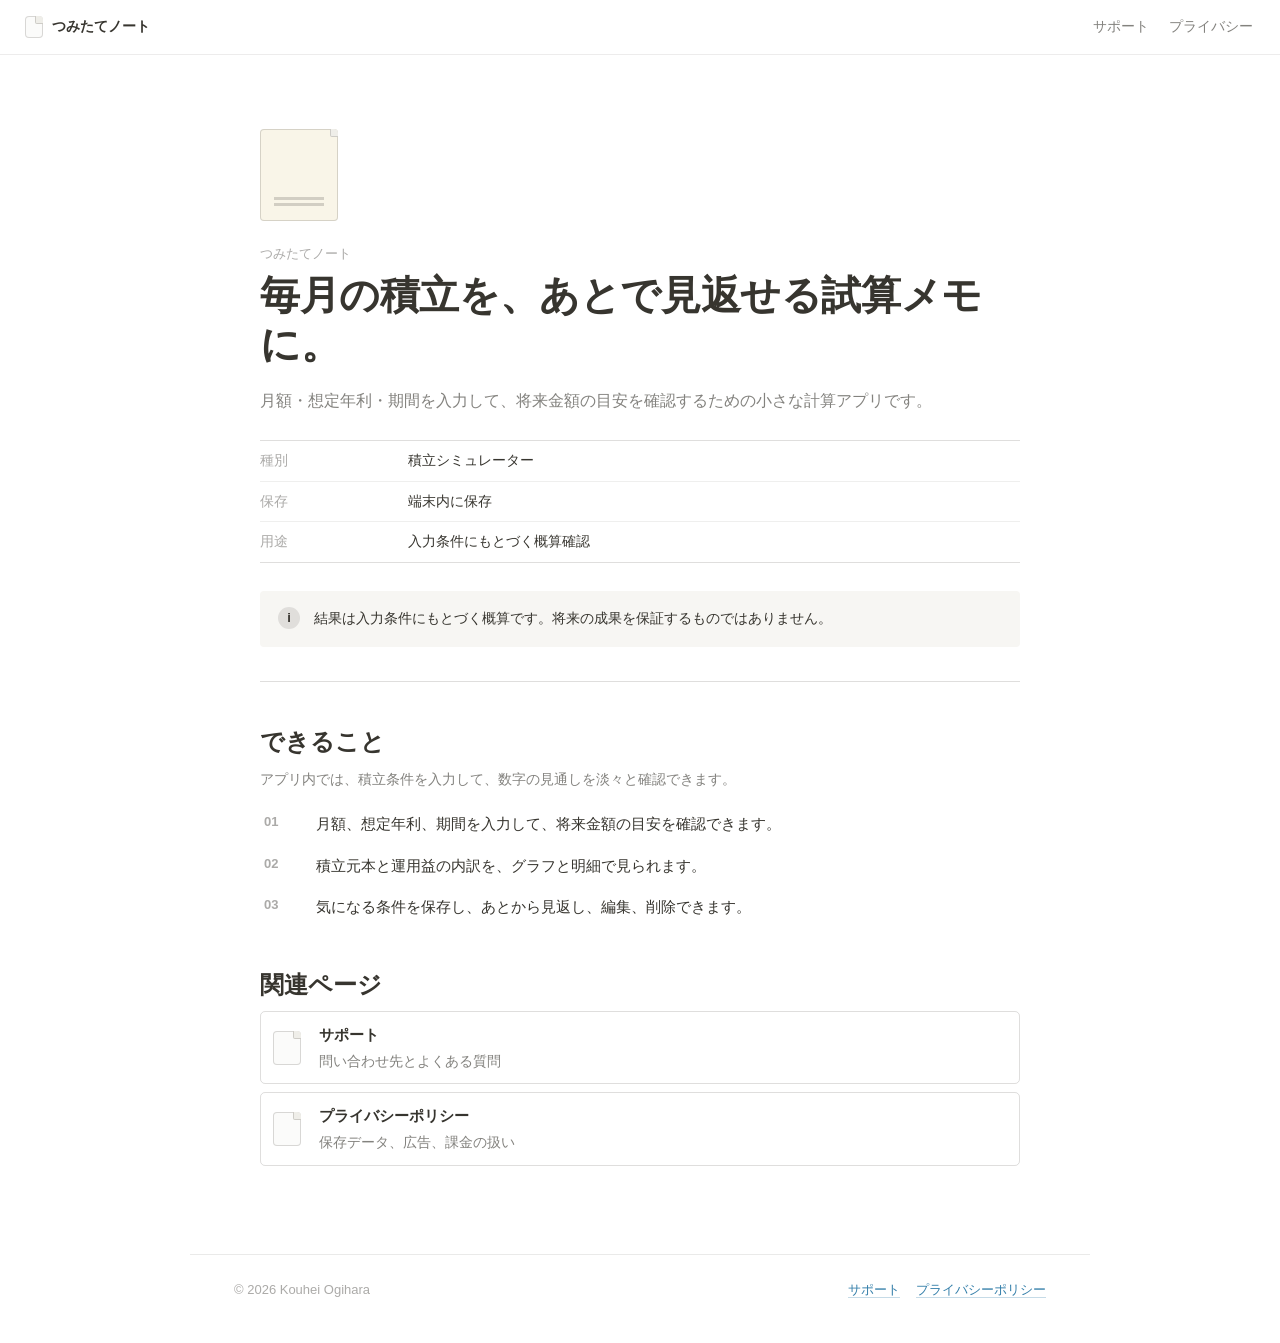
<file: index.html>
<!doctype html>
<html lang="ja">
  <head>
    <meta charset="utf-8">
    <meta name="viewport" content="width=device-width, initial-scale=1">
    <title>つみたてノート</title>
    <meta
      name="description"
      content="つみたてノートは、入力した積立条件から将来金額の目安を確認できるシンプルな試算アプリです。"
    >
    <link rel="stylesheet" href="./styles.css">
  </head>
  <body>
    <header class="site-header">
      <a class="brand" href="./" aria-label="つみたてノート ホーム">
        <span class="brand-mark" aria-hidden="true"></span>
        <span class="brand-name">つみたてノート</span>
      </a>
      <nav class="nav" aria-label="主要リンク">
        <a href="./support/">サポート</a>
        <a href="./privacy/">プライバシー</a>
      </nav>
    </header>

    <main class="document">
      <article class="notion-page">
        <div class="page-icon app-icon" aria-hidden="true"></div>
        <p class="eyebrow">つみたてノート</p>
        <h1>毎月の積立を、あとで見返せる試算メモに。</h1>
        <p class="lead">
          月額・想定年利・期間を入力して、将来金額の目安を確認するための小さな計算アプリです。
        </p>

        <dl class="properties" aria-label="ページ情報">
          <div>
            <dt>種別</dt>
            <dd>積立シミュレーター</dd>
          </div>
          <div>
            <dt>保存</dt>
            <dd>端末内に保存</dd>
          </div>
          <div>
            <dt>用途</dt>
            <dd>入力条件にもとづく概算確認</dd>
          </div>
        </dl>

        <aside class="callout">
          <span class="callout-mark" aria-hidden="true">i</span>
          <p>結果は入力条件にもとづく概算です。将来の成果を保証するものではありません。</p>
        </aside>

        <hr>

        <section class="section">
          <h2>できること</h2>
          <p class="section-lead">アプリ内では、積立条件を入力して、数字の見通しを淡々と確認できます。</p>
          <div class="notion-list">
            <div>
              <span>01</span>
              <p>月額、想定年利、期間を入力して、将来金額の目安を確認できます。</p>
            </div>
            <div>
              <span>02</span>
              <p>積立元本と運用益の内訳を、グラフと明細で見られます。</p>
            </div>
            <div>
              <span>03</span>
              <p>気になる条件を保存し、あとから見返し、編集、削除できます。</p>
            </div>
          </div>
        </section>

        <section class="section">
          <h2>関連ページ</h2>
          <div class="bookmark-list">
            <a class="bookmark" href="./support/">
              <span class="bookmark-icon" aria-hidden="true"></span>
              <span>
                <strong>サポート</strong>
                <small>問い合わせ先とよくある質問</small>
              </span>
            </a>
            <a class="bookmark" href="./privacy/">
              <span class="bookmark-icon" aria-hidden="true"></span>
              <span>
                <strong>プライバシーポリシー</strong>
                <small>保存データ、広告、課金の扱い</small>
              </span>
            </a>
          </div>
        </section>
      </article>
    </main>

    <footer class="site-footer">
      <p>&copy; 2026 Kouhei Ogihara</p>
      <div class="footer-links">
        <a href="./support/">サポート</a>
        <a href="./privacy/">プライバシーポリシー</a>
      </div>
    </footer>
  </body>
</html>
</file>
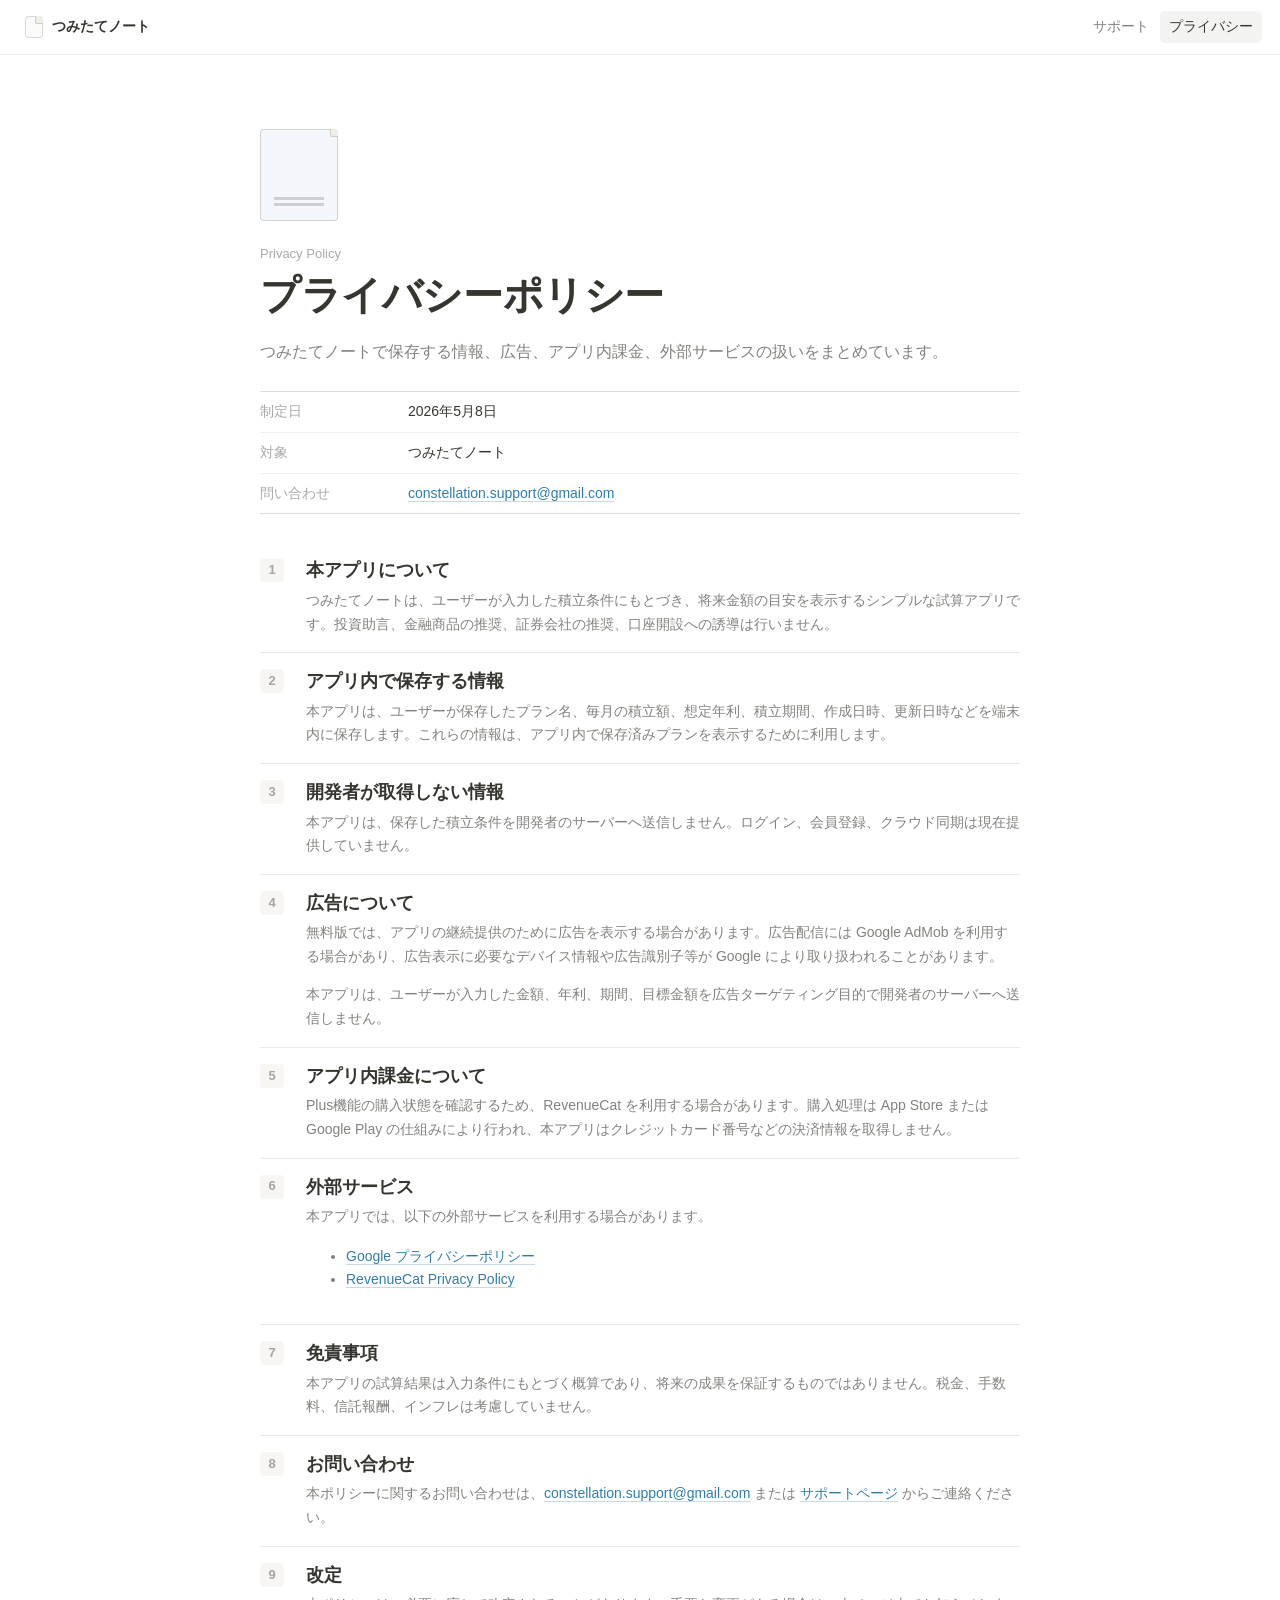
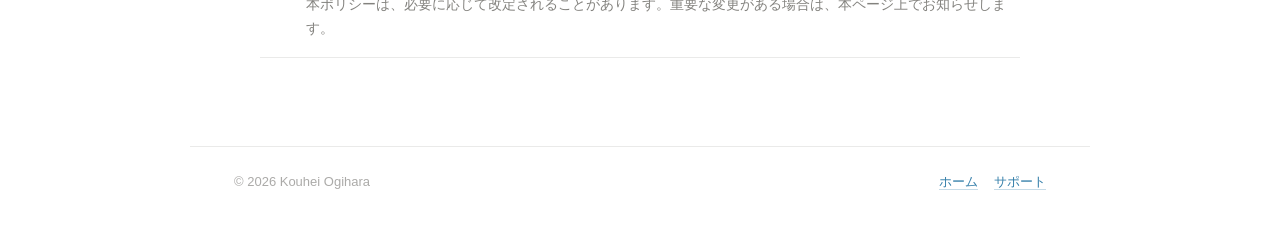
<file: privacy/index.html>
<!doctype html>
<html lang="ja">
  <head>
    <meta charset="utf-8">
    <meta name="viewport" content="width=device-width, initial-scale=1">
    <title>プライバシーポリシー | つみたてノート</title>
    <meta
      name="description"
      content="つみたてノートのプライバシーポリシーです。保存データ、広告、アプリ内課金、外部サービスの扱いを説明します。"
    >
    <link rel="stylesheet" href="../styles.css">
  </head>
  <body>
    <header class="site-header">
      <a class="brand" href="../" aria-label="つみたてノート ホーム">
        <span class="brand-mark" aria-hidden="true"></span>
        <span class="brand-name">つみたてノート</span>
      </a>
      <nav class="nav" aria-label="主要リンク">
        <a href="../support/">サポート</a>
        <a href="./" aria-current="page">プライバシー</a>
      </nav>
    </header>

    <main class="document">
      <article class="notion-page">
      <section class="page-head">
        <div class="page-icon privacy-icon" aria-hidden="true"></div>
        <p class="eyebrow">Privacy Policy</p>
        <h1>プライバシーポリシー</h1>
        <p class="lead">
          つみたてノートで保存する情報、広告、アプリ内課金、外部サービスの扱いをまとめています。
        </p>
      </section>

      <dl class="properties" aria-label="ページ情報">
        <div>
          <dt>制定日</dt>
          <dd>2026年5月8日</dd>
        </div>
        <div>
          <dt>対象</dt>
          <dd>つみたてノート</dd>
        </div>
        <div>
          <dt>問い合わせ</dt>
          <dd><a href="mailto:constellation.support@gmail.com">constellation.support@gmail.com</a></dd>
        </div>
      </dl>

      <section class="section policy">
        <article class="policy-row" id="about">
          <span>1</span>
          <div>
            <h2>本アプリについて</h2>
            <p>
              つみたてノートは、ユーザーが入力した積立条件にもとづき、将来金額の目安を表示するシンプルな試算アプリです。投資助言、金融商品の推奨、証券会社の推奨、口座開設への誘導は行いません。
            </p>
          </div>
        </article>

        <article class="policy-row" id="saved-data">
          <span>2</span>
          <div>
            <h2>アプリ内で保存する情報</h2>
            <p>
              本アプリは、ユーザーが保存したプラン名、毎月の積立額、想定年利、積立期間、作成日時、更新日時などを端末内に保存します。これらの情報は、アプリ内で保存済みプランを表示するために利用します。
            </p>
          </div>
        </article>

        <article class="policy-row" id="not-collected">
          <span>3</span>
          <div>
            <h2>開発者が取得しない情報</h2>
            <p>
              本アプリは、保存した積立条件を開発者のサーバーへ送信しません。ログイン、会員登録、クラウド同期は現在提供していません。
            </p>
          </div>
        </article>

        <article class="policy-row" id="ads">
          <span>4</span>
          <div>
            <h2>広告について</h2>
            <p>
              無料版では、アプリの継続提供のために広告を表示する場合があります。広告配信には Google AdMob を利用する場合があり、広告表示に必要なデバイス情報や広告識別子等が Google により取り扱われることがあります。
            </p>
            <p>
              本アプリは、ユーザーが入力した金額、年利、期間、目標金額を広告ターゲティング目的で開発者のサーバーへ送信しません。
            </p>
          </div>
        </article>

        <article class="policy-row" id="iap">
          <span>5</span>
          <div>
            <h2>アプリ内課金について</h2>
            <p>
              Plus機能の購入状態を確認するため、RevenueCat を利用する場合があります。購入処理は App Store または Google Play の仕組みにより行われ、本アプリはクレジットカード番号などの決済情報を取得しません。
            </p>
          </div>
        </article>

        <article class="policy-row" id="services">
          <span>6</span>
          <div>
            <h2>外部サービス</h2>
            <p>本アプリでは、以下の外部サービスを利用する場合があります。</p>
            <ul>
              <li><a href="https://policies.google.com/privacy" rel="noopener noreferrer">Google プライバシーポリシー</a></li>
              <li><a href="https://www.revenuecat.com/privacy/" rel="noopener noreferrer">RevenueCat Privacy Policy</a></li>
            </ul>
          </div>
        </article>

        <article class="policy-row" id="disclaimer">
          <span>7</span>
          <div>
            <h2>免責事項</h2>
            <p>
              本アプリの試算結果は入力条件にもとづく概算であり、将来の成果を保証するものではありません。税金、手数料、信託報酬、インフレは考慮していません。
            </p>
          </div>
        </article>

        <article class="policy-row" id="contact">
          <span>8</span>
          <div>
            <h2>お問い合わせ</h2>
            <p>
              本ポリシーに関するお問い合わせは、<a href="mailto:constellation.support@gmail.com">constellation.support@gmail.com</a> または <a href="../support/">サポートページ</a> からご連絡ください。
            </p>
          </div>
        </article>

        <article class="policy-row" id="revision">
          <span>9</span>
          <div>
            <h2>改定</h2>
            <p>
              本ポリシーは、必要に応じて改定されることがあります。重要な変更がある場合は、本ページ上でお知らせします。
            </p>
          </div>
        </article>
      </section>
      </article>
    </main>

    <footer class="site-footer">
      <p>&copy; 2026 Kouhei Ogihara</p>
      <div class="footer-links">
        <a href="../">ホーム</a>
        <a href="../support/">サポート</a>
      </div>
    </footer>
  </body>
</html>
</file>
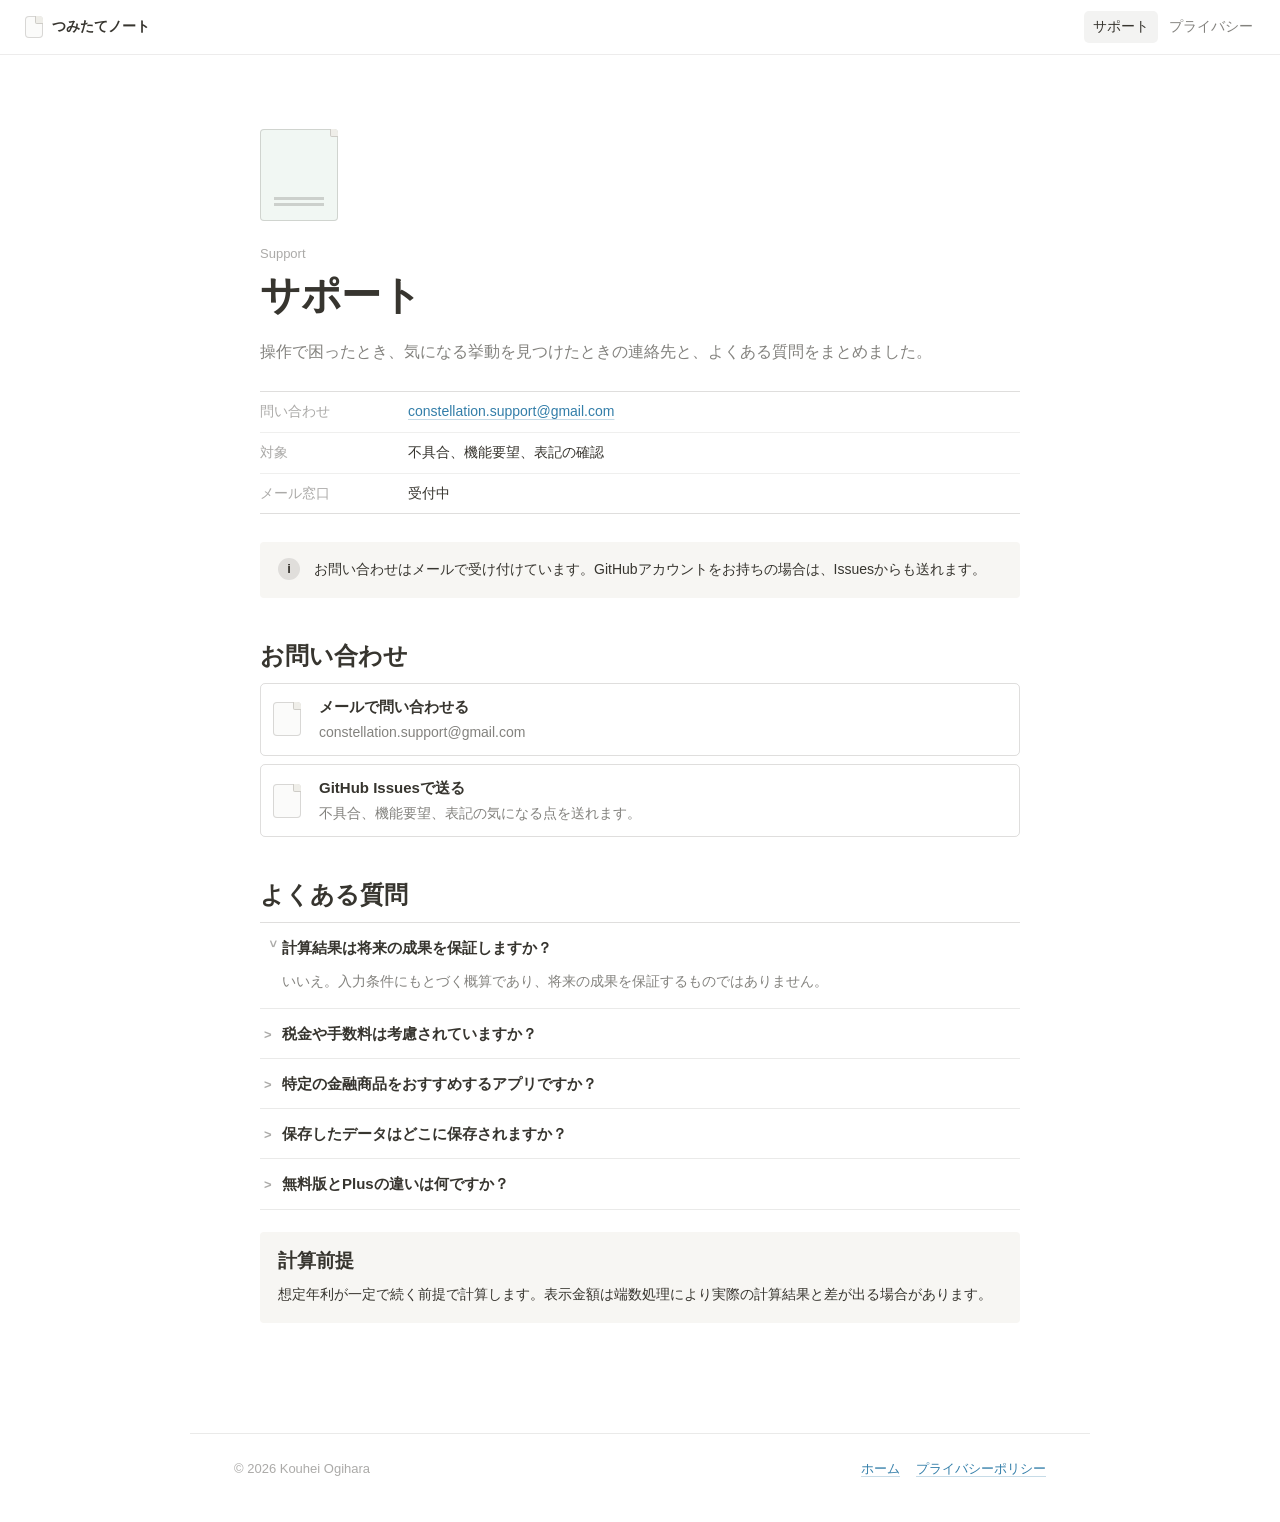
<file: support/index.html>
<!doctype html>
<html lang="ja">
  <head>
    <meta charset="utf-8">
    <meta name="viewport" content="width=device-width, initial-scale=1">
    <title>サポート | つみたてノート</title>
    <meta
      name="description"
      content="つみたてノートのサポートページです。お問い合わせ、よくある質問、計算前提を確認できます。"
    >
    <link rel="stylesheet" href="../styles.css">
  </head>
  <body>
    <header class="site-header">
      <a class="brand" href="../" aria-label="つみたてノート ホーム">
        <span class="brand-mark" aria-hidden="true"></span>
        <span class="brand-name">つみたてノート</span>
      </a>
      <nav class="nav" aria-label="主要リンク">
        <a href="./" aria-current="page">サポート</a>
        <a href="../privacy/">プライバシー</a>
      </nav>
    </header>

    <main class="document">
      <article class="notion-page">
      <section class="page-head">
        <div class="page-icon support-icon" aria-hidden="true"></div>
        <p class="eyebrow">Support</p>
        <h1>サポート</h1>
        <p class="lead">
          操作で困ったとき、気になる挙動を見つけたときの連絡先と、よくある質問をまとめました。
        </p>
      </section>

      <dl class="properties" aria-label="ページ情報">
        <div>
          <dt>問い合わせ</dt>
          <dd><a href="mailto:constellation.support@gmail.com">constellation.support@gmail.com</a></dd>
        </div>
        <div>
          <dt>対象</dt>
          <dd>不具合、機能要望、表記の確認</dd>
        </div>
        <div>
          <dt>メール窓口</dt>
          <dd>受付中</dd>
        </div>
      </dl>

      <aside class="callout">
        <span class="callout-mark" aria-hidden="true">i</span>
        <p>お問い合わせはメールで受け付けています。GitHubアカウントをお持ちの場合は、Issuesからも送れます。</p>
      </aside>

      <section class="section">
        <h2>お問い合わせ</h2>
        <div class="bookmark-list">
        <a class="bookmark" href="mailto:constellation.support@gmail.com">
          <span class="bookmark-icon" aria-hidden="true"></span>
          <span>
            <strong>メールで問い合わせる</strong>
            <small>constellation.support@gmail.com</small>
          </span>
        </a>
        <a class="bookmark" href="https://github.com/ogi-091/tsumitate-note-site/issues/new" rel="noopener noreferrer">
          <span class="bookmark-icon" aria-hidden="true"></span>
          <span>
            <strong>GitHub Issuesで送る</strong>
            <small>不具合、機能要望、表記の気になる点を送れます。</small>
          </span>
        </a>
        </div>
      </section>

      <section class="section">
        <h2>よくある質問</h2>
        <div class="faq-list" role="list">
          <details class="faq-item" open>
            <summary>計算結果は将来の成果を保証しますか？</summary>
            <p>いいえ。入力条件にもとづく概算であり、将来の成果を保証するものではありません。</p>
          </details>
          <details class="faq-item">
            <summary>税金や手数料は考慮されていますか？</summary>
            <p>いいえ。税金、手数料、信託報酬、インフレは考慮していません。</p>
          </details>
          <details class="faq-item">
            <summary>特定の金融商品をおすすめするアプリですか？</summary>
            <p>いいえ。金融商品の推奨、証券会社の推奨、口座開設への誘導は行いません。</p>
          </details>
          <details class="faq-item">
            <summary>保存したデータはどこに保存されますか？</summary>
            <p>入力したプランは端末内に保存されます。ログインやクラウド同期は現在対応していません。</p>
          </details>
          <details class="faq-item">
            <summary>無料版とPlusの違いは何ですか？</summary>
            <p>無料版では基本の試算と一定件数の保存が使えます。Plusでは広告なし、保存件数の拡張、比較機能などの追加を予定しています。</p>
          </details>
        </div>
      </section>

      <section class="notice">
        <h2>計算前提</h2>
        <p>
          想定年利が一定で続く前提で計算します。表示金額は端数処理により実際の計算結果と差が出る場合があります。
        </p>
      </section>
      </article>
    </main>

    <footer class="site-footer">
      <p>&copy; 2026 Kouhei Ogihara</p>
      <div class="footer-links">
        <a href="../">ホーム</a>
        <a href="../privacy/">プライバシーポリシー</a>
      </div>
    </footer>
  </body>
</html>
</file>
<file: styles.css>
:root {
  color-scheme: light;
  --page: #ffffff;
  --ink: #37352f;
  --muted: rgba(55, 53, 47, 0.62);
  --faint: rgba(55, 53, 47, 0.42);
  --line: rgba(55, 53, 47, 0.16);
  --hover: rgba(55, 53, 47, 0.06);
  --soft: #f7f6f3;
  --blue: #337ea9;
  --brown: #9f6b53;
  --green: #448361;
  --yellow: #dfab01;
}

* {
  box-sizing: border-box;
}

html {
  background: var(--page);
}

body {
  min-height: 100vh;
  margin: 0;
  background: var(--page);
  color: var(--ink);
  font-family:
    ui-sans-serif,
    -apple-system,
    BlinkMacSystemFont,
    "Hiragino Sans",
    "Yu Gothic",
    "YuGothic",
    "Segoe UI",
    sans-serif;
  line-height: 1.7;
}

a {
  color: var(--blue);
  text-decoration: underline;
  text-decoration-color: rgba(51, 126, 169, 0.28);
  text-underline-offset: 3px;
}

a:hover {
  background: var(--hover);
}

.site-header {
  position: sticky;
  top: 0;
  z-index: 10;
  display: flex;
  align-items: center;
  justify-content: space-between;
  min-height: 54px;
  padding: 10px 18px;
  border-bottom: 1px solid rgba(55, 53, 47, 0.09);
  background: rgba(255, 255, 255, 0.92);
  backdrop-filter: blur(14px);
}

.brand {
  display: inline-flex;
  min-height: 34px;
  align-items: center;
  gap: 9px;
  padding: 4px 7px;
  border-radius: 5px;
  color: var(--ink);
  font-size: 14px;
  font-weight: 600;
  text-decoration: none;
}

.brand:hover {
  background: var(--hover);
  color: var(--ink);
  text-decoration: none;
}

.brand-mark,
.page-icon,
.bookmark-icon {
  position: relative;
  flex: 0 0 auto;
  border: 1px solid rgba(55, 53, 47, 0.18);
  border-radius: 4px;
  background: #fbfbfa;
}

.brand-mark {
  width: 18px;
  height: 22px;
}

.brand-mark::before,
.page-icon::before,
.bookmark-icon::before {
  position: absolute;
  top: -1px;
  right: -1px;
  width: 7px;
  height: 7px;
  border-bottom: 1px solid rgba(55, 53, 47, 0.18);
  border-left: 1px solid rgba(55, 53, 47, 0.18);
  border-radius: 0 4px 0 2px;
  background: #efeee9;
  content: "";
}

.brand-name {
  letter-spacing: 0;
}

.nav {
  display: flex;
  align-items: center;
  gap: 2px;
}

.nav a {
  display: inline-flex;
  min-height: 32px;
  align-items: center;
  padding: 0 9px;
  border-radius: 5px;
  color: var(--muted);
  font-size: 14px;
  font-weight: 500;
  text-decoration: none;
}

.nav a:hover,
.nav a[aria-current="page"] {
  background: var(--hover);
  color: var(--ink);
}

.document {
  width: min(100%, 900px);
  margin: 0 auto;
  padding: 74px 44px 88px;
}

.notion-page {
  max-width: 760px;
  margin: 0 auto;
}

.page-head {
  padding: 0;
}

.page-icon {
  width: 78px;
  height: 92px;
  margin-bottom: 22px;
}

.page-icon::after {
  position: absolute;
  right: 13px;
  bottom: 14px;
  left: 13px;
  height: 3px;
  border-top: 3px solid rgba(55, 53, 47, 0.2);
  border-bottom: 3px solid rgba(55, 53, 47, 0.2);
  content: "";
}

.app-icon {
  background: #f9f5e8;
}

.support-icon {
  background: #f1f7f3;
}

.privacy-icon {
  background: #f3f6fb;
}

.eyebrow {
  margin: 0 0 6px;
  color: var(--faint);
  font-size: 13px;
  font-weight: 500;
}

h1,
h2,
h3,
p,
dl {
  margin-top: 0;
}

h1 {
  margin-bottom: 18px;
  color: var(--ink);
  font-size: 40px;
  font-weight: 700;
  line-height: 1.22;
  letter-spacing: -0.01em;
}

h2 {
  margin: 0 0 10px;
  padding-top: 10px;
  color: var(--ink);
  font-size: 24px;
  font-weight: 650;
  line-height: 1.35;
}

h3 {
  margin-bottom: 6px;
  font-size: 16px;
}

.lead {
  max-width: 690px;
  margin-bottom: 22px;
  color: var(--muted);
  font-size: 16px;
}

.small,
.section-lead,
.bookmark small {
  color: var(--muted);
  font-size: 14px;
}

.properties {
  display: grid;
  gap: 0;
  margin: 26px 0 28px;
  border-top: 1px solid var(--line);
  border-bottom: 1px solid var(--line);
}

.properties div {
  display: grid;
  grid-template-columns: 128px minmax(0, 1fr);
  min-height: 38px;
  align-items: baseline;
  gap: 20px;
  padding: 8px 0;
  border-bottom: 1px solid rgba(55, 53, 47, 0.08);
}

.properties div:last-child {
  border-bottom: 0;
}

.properties dt {
  color: var(--faint);
  font-size: 14px;
}

.properties dd {
  margin: 0;
  color: var(--ink);
  font-size: 14px;
}

.callout,
.notice {
  display: grid;
  grid-template-columns: 26px minmax(0, 1fr);
  gap: 10px;
  margin: 22px 0;
  padding: 16px 18px;
  border-radius: 4px;
  background: var(--soft);
}

.callout-mark {
  display: inline-flex;
  width: 22px;
  height: 22px;
  align-items: center;
  justify-content: center;
  border-radius: 50%;
  background: rgba(55, 53, 47, 0.12);
  color: var(--ink);
  font-size: 13px;
  font-weight: 700;
}

.callout p,
.notice p {
  margin-bottom: 0;
  color: var(--ink);
  font-size: 14px;
}

.notice h2 {
  grid-column: 1 / -1;
  padding-top: 0;
  margin-bottom: 0;
  font-size: 19px;
}

.notice p {
  grid-column: 1 / -1;
}

hr {
  height: 1px;
  margin: 34px 0;
  border: 0;
  background: var(--line);
}

.section {
  margin-top: 32px;
}

.section-lead {
  margin-bottom: 12px;
}

.notion-list {
  display: grid;
  gap: 2px;
  margin-top: 12px;
}

.notion-list div {
  display: grid;
  grid-template-columns: 42px minmax(0, 1fr);
  gap: 10px;
  padding: 7px 4px;
  border-radius: 4px;
}

.notion-list div:hover {
  background: var(--hover);
}

.notion-list span {
  color: var(--faint);
  font-size: 13px;
  font-weight: 600;
}

.notion-list p {
  margin-bottom: 0;
  color: var(--ink);
  font-size: 15px;
}

.bookmark-list {
  display: grid;
  gap: 8px;
}

.bookmark {
  display: grid;
  grid-template-columns: 34px minmax(0, 1fr);
  gap: 12px;
  align-items: center;
  min-height: 66px;
  padding: 10px 12px;
  border: 1px solid var(--line);
  border-radius: 5px;
  color: var(--ink);
  text-decoration: none;
}

.bookmark:hover {
  background: var(--hover);
  color: var(--ink);
  text-decoration: none;
}

.bookmark-icon {
  width: 28px;
  height: 34px;
}

.bookmark strong,
.bookmark small {
  display: block;
}

.bookmark strong {
  margin-bottom: 2px;
  font-size: 15px;
  font-weight: 600;
}

.faq-list {
  border-top: 1px solid var(--line);
}

.faq-item {
  border-bottom: 1px solid rgba(55, 53, 47, 0.1);
}

.faq-item summary {
  cursor: pointer;
  list-style: none;
  padding: 13px 4px;
  border-radius: 4px;
  color: var(--ink);
  font-size: 15px;
  font-weight: 600;
  line-height: 1.55;
}

.faq-item summary:hover {
  background: var(--hover);
}

.faq-item summary::-webkit-details-marker {
  display: none;
}

.faq-item summary::before {
  display: inline-block;
  width: 18px;
  color: var(--faint);
  content: ">";
  font-size: 13px;
}

.faq-item[open] summary::before {
  transform: rotate(90deg);
}

.faq-item p {
  max-width: 680px;
  margin: -2px 0 14px 22px;
  color: var(--muted);
  font-size: 14px;
}

.policy {
  margin-top: 28px;
}

.policy-row {
  display: grid;
  grid-template-columns: 34px minmax(0, 1fr);
  gap: 12px;
  padding: 16px 0;
  border-bottom: 1px solid rgba(55, 53, 47, 0.1);
}

.policy-row > span {
  display: inline-flex;
  width: 24px;
  height: 24px;
  align-items: center;
  justify-content: center;
  border-radius: 4px;
  background: var(--soft);
  color: var(--faint);
  font-size: 13px;
  font-weight: 600;
}

.policy h2 {
  padding-top: 0;
  margin-bottom: 6px;
  font-size: 18px;
}

.policy p,
.policy li {
  color: var(--muted);
  font-size: 14px;
}

.policy p:last-child {
  margin-bottom: 0;
}

.site-footer {
  display: flex;
  align-items: center;
  justify-content: space-between;
  max-width: 900px;
  margin: 0 auto;
  padding: 24px 44px 42px;
  border-top: 1px solid rgba(55, 53, 47, 0.1);
  color: var(--faint);
  font-size: 13px;
}

.site-footer p {
  margin-bottom: 0;
}

.footer-links {
  display: flex;
  gap: 16px;
}

@media (max-width: 720px) {
  .site-header,
  .site-footer {
    align-items: flex-start;
    flex-direction: column;
    gap: 8px;
  }

  .nav {
    width: 100%;
  }

  .nav a {
    flex: 1;
    justify-content: center;
  }

  .document {
    padding: 46px 24px 64px;
  }

  .page-icon {
    width: 60px;
    height: 72px;
    margin-bottom: 18px;
  }

  h1 {
    font-size: 34px;
  }

  h2 {
    font-size: 22px;
  }

  .lead {
    font-size: 15px;
  }

  .properties div {
    grid-template-columns: 92px minmax(0, 1fr);
    gap: 12px;
  }

  .policy-row {
    grid-template-columns: 1fr;
    gap: 6px;
  }
}
</file>
